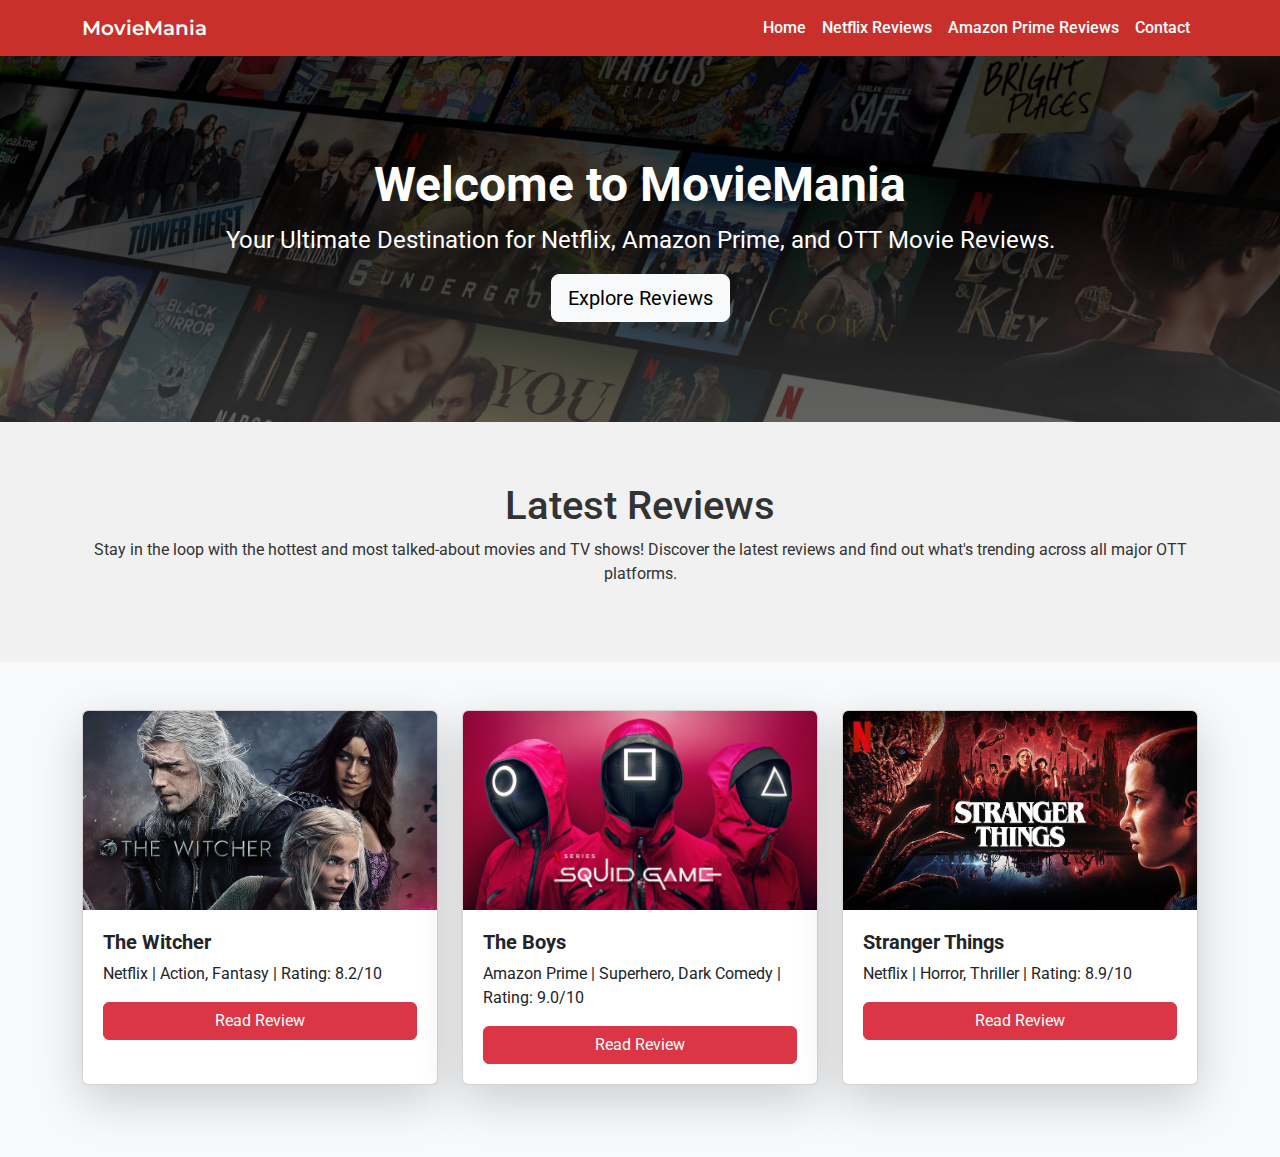
<file: my project/project3/index.html>
<!DOCTYPE html>
<html lang="en">

<head>
    <meta charset="UTF-8">
    <meta name="viewport" content="width=device-width, initial-scale=1.0">
    <title>MovieMania - OTT Movie Reviews</title>

    <!-- Bootstrap CSS Link for Styling -->
    <link href="https://cdn.jsdelivr.net/npm/bootstrap@5.3.0-alpha1/dist/css/bootstrap.min.css" rel="stylesheet">
    <link href="https://fonts.googleapis.com/css2?family=Roboto:wght@300;400;500&family=Montserrat:wght@600&display=swap" rel="stylesheet"> <!-- Google Fonts -->
    <link rel="stylesheet" href="style.css"> <!-- External CSS (Optional) -->

    <style>
        /* Custom Styles */
        body {
            font-family: 'Roboto', sans-serif;
            color: #333;
            margin: 0;
            padding: 0;
        }

        nav {
            background-color: #c9302c;
        }

        .navbar-nav .nav-link {
            color: white !important;
        }

        .navbar-nav .nav-link:hover {
            color: #ffd700 !important;
        }

        .navbar-toggler-icon {
            background-color: white;
        }

        /* Hero Section */
        .hero-section {
            background-image: url('banner.jpeg');
            background-size: cover;
            background-position: center;
            color: white;
            text-align: center;
            padding: 100px 0;
            background-attachment: fixed;
        }

        .hero-section h1 {
            font-size: 3rem;
            font-weight: bold;
        }

        .hero-section p {
            font-size: 1.5rem;
        }

        .btn-light:hover {
            background-color: #ff5733;
            color: white;
        }

        .highlight {
            color: #ffd700;
            font-weight: bold;
        }

        /* Latest Reviews Section */
        .latest-reviews {
            background-color: #f1f1f1;
            padding: 60px 0;
            text-align: center;
        }

        .latest-reviews h2 {
            font-size: 2.5rem;
            color: #333;
        }

        /* Card Section */
        .movie-card img {
            transition: transform 0.3s ease;
        }

        .movie-card img:hover {
            transform: scale(1.05);
        }

        .card-title {
            font-size: 1.25rem;
            font-weight: bold;
        }

        .card-body {
            padding: 20px;
        }

        .footer {
            background-color: #333;
            color: white;
            padding: 40px 0;
            text-align: center;
        }

        .footer a {
            color: #ffd700;
            text-decoration: none;
        }

        .footer a:hover {
            color: white;
        }

        /* Responsive Design */
        @media (max-width: 768px) {
            .hero-section h1 {
                font-size: 2.5rem;
            }

            .hero-section p {
                font-size: 1.2rem;
            }
        }
    </style>

    <script>
        // Smooth scroll to reviews section when clicking the "Explore Reviews" button
        function scrollToReviews() {
            document.getElementById("reviews").scrollIntoView({
                behavior: "smooth"
            });
        }
    </script>
</head>

<body>

    <!-- Navigation Bar -->
    <nav class="navbar navbar-expand-lg navbar-dark">
        <div class="container">
            <a class="navbar-brand" href="index.html">MovieMania</a>
            <button class="navbar-toggler" type="button" data-bs-toggle="collapse" data-bs-target="#navbarNav">
                <span class="navbar-toggler-icon"></span>
            </button>
            <div class="collapse navbar-collapse" id="navbarNav">
                <ul class="navbar-nav ms-auto">
                    <li class="nav-item"><a class="nav-link" href="index.html">Home</a></li>
                    <li class="nav-item"><a class="nav-link" href="netflix.html">Netflix Reviews</a></li>
                    <li class="nav-item"><a class="nav-link" href="amazon-prime.html">Amazon Prime Reviews</a></li>
                    <li class="nav-item"><a class="nav-link" href="contact.html">Contact</a></li>
                </ul>
            </div>
        </div>
    </nav>

    <!-- Hero Section -->
    <section class="hero-section">
        <div class="container">
            <h1>Welcome to MovieMania</h1>
            <p>Your Ultimate Destination for Netflix, Amazon Prime, and OTT Movie Reviews.</p>
            <a href="javascript:void(0);" class="btn btn-light btn-lg" onclick="scrollToReviews()">Explore Reviews</a>
        </div>
    </section>

    <!-- Latest Reviews Section -->
    <section class="latest-reviews" id="reviews">
        <div class="container">
            <h2>Latest Reviews</h2>
            <p>Stay in the loop with the hottest and most talked-about movies and TV shows! Discover the latest reviews and find out what's trending across all major OTT platforms.</p>
        </div>
    </section>

    <!-- Movie Review Cards -->
    <div class="container my-5">
        <div class="row">
            <!-- Movie Card 1 -->
            <div class="col-md-4 mb-4">
                <div class="card h-100 shadow-lg rounded movie-card">
                    <img src="p17580186_b_h8_ak.jpg" class="card-img-top" alt="The Witcher">
                    <div class="card-body">
                        <h5 class="card-title">The Witcher</h5>
                        <p class="card-text">Netflix | Action, Fantasy | Rating: 8.2/10</p>
                        <a href="#" class="btn btn-danger w-100" data-bs-toggle="modal" data-bs-target="#reviewModal1">Read Review</a>
                    </div>
                </div>
            </div>

            <!-- Movie Card 2 -->
            <div class="col-md-4 mb-4">
                <div class="card h-100 shadow-lg rounded movie-card">
                    <img src="b.jpg" class="card-img-top" alt="The Boys">
                    <div class="card-body">
                        <h5 class="card-title">The Boys</h5>
                        <p class="card-text">Amazon Prime | Superhero, Dark Comedy | Rating: 9.0/10</p>
                        <a href="#" class="btn btn-danger w-100" data-bs-toggle="modal" data-bs-target="#reviewModal2">Read Review</a>
                    </div>
                </div>
            </div>

            <!-- Movie Card 3 -->
            <div class="col-md-4 mb-4">
                <div class="card h-100 shadow-lg rounded movie-card">
                    <img src="s.webp" class="card-img-top" alt="Stranger Things">
                    <div class="card-body">
                        <h5 class="card-title">Stranger Things</h5>
                        <p class="card-text">Netflix | Horror, Thriller | Rating: 8.9/10</p>
                        <a href="#" class="btn btn-danger w-100" data-bs-toggle="modal" data-bs-target="#reviewModal3">Read Review</a>
                    </div>
                </div>
            </div>
        </div>
    </div>

    <!-- Modal for Review 1 -->
    <div class="modal fade" id="reviewModal1" tabindex="-1" aria-labelledby="reviewModalLabel1" aria-hidden="true">
        <div class="modal-dialog modal-lg">
            <div class="modal-content">
                <div class="modal-header">
                    <h5 class="modal-title" id="reviewModalLabel1">The Witcher - Full Review</h5>
                    <button type="button" class="btn-close" data-bs-dismiss="modal" aria-label="Close"></button>
                </div>
                <div class="modal-body">
                    <p>The Witcher follows Geralt of Rivia, a monster hunter, navigating a medieval fantasy world filled with danger and intrigue. With captivating characters, stunning visuals, and intricate storytelling, this series offers an exciting escape into a rich, dark world. The 8.2/10 rating reflects its popularity among fantasy fans.</p>
                </div>
                <div class="modal-footer">
                    <button type="button" class="btn btn-secondary" data-bs-dismiss="modal">Close</button>
                </div>
            </div>
        </div>
    </div>

    <!-- Modal for Review 2 -->
    <div class="modal fade" id="reviewModal2" tabindex="-1" aria-labelledby="reviewModalLabel2" aria-hidden="true">
        <div class="modal-dialog modal-lg">
            <div class="modal-content">
                <div class="modal-header">
                    <h5 class="modal-title" id="reviewModalLabel2">The Boys - Full Review</h5>
                    <button type="button" class="btn-close" data-bs-dismiss="modal" aria-label="Close"></button>
                </div>
                <div class="modal-body">
                    <p>The Boys is a dark, satirical superhero series. Set in a world where superheroes abuse their powers, this show offers a twisted look at heroism, corruption, and justice. The show's humor and action make it a compelling watch. The 9.0/10 rating is a testament to its success.</p>
                </div>
                <div class="modal-footer">
                    <button type="button" class="btn btn-secondary" data-bs-dismiss="modal">Close</button>
                </div>
            </div>
        </div>
    </div>

    <!-- Modal for Review 3 -->
    <div class="modal fade" id="reviewModal3" tabindex="-1" aria-labelledby="reviewModalLabel3" aria-hidden="true">
        <div class="modal-dialog modal-lg">
            <div class="modal-content">
                <div class="modal-header">
                    <h5 class="modal-title" id="reviewModalLabel3">Stranger Things - Full Review</h5>
                    <button type="button" class="btn-close" data-bs-dismiss="modal" aria-label="Close"></button>
                </div>
                <div class="modal-body">
                    <p>Stranger Things is a supernatural horror series set in the 1980s, following a group of kids who encounter strange occurrences in their small town. With elements of suspense, mystery, and friendship, it captivates viewers and brings nostalgia to fans of 80s culture. The 8.9/10 rating reflects its massive success and fan following.</p>
                </div>
                <div class="modal-footer">
                    <button type="button" class="btn btn-secondary" data-bs-dismiss="modal">Close</button>
                </div>
            </div>
        </div>
    </div>

    <!-- Bootstrap JavaScript Link -->
    <script src="https://cdn.jsdelivr.net/npm/bootstrap@5.3.0-alpha1/dist/js/bootstrap.bundle.min.js"></script>

</body>

</html>
</file>
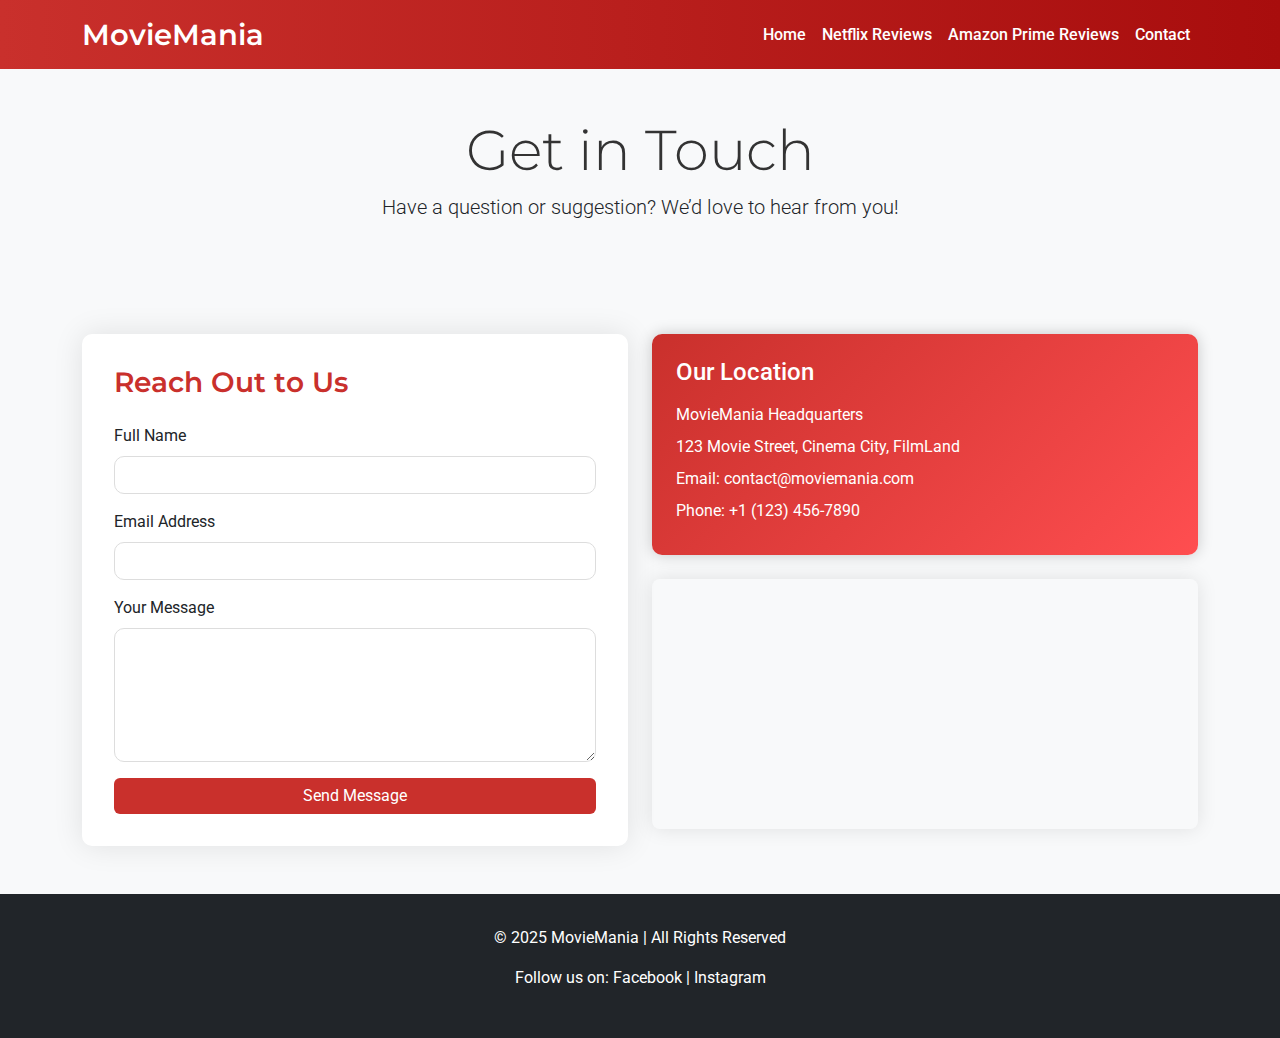
<file: my project/project3/contact.html>
<!DOCTYPE html>
<html lang="en">

<head>
    <meta charset="UTF-8">
    <meta name="viewport" content="width=device-width, initial-scale=1.0">
    <title>Contact Us - MovieMania</title>

    <!-- Bootstrap CSS Link for Styling -->
    <link href="https://cdn.jsdelivr.net/npm/bootstrap@5.3.0-alpha1/dist/css/bootstrap.min.css" rel="stylesheet">
    <link href="https://fonts.googleapis.com/css2?family=Roboto:wght@300;400;500&family=Montserrat:wght@600&display=swap" rel="stylesheet"> <!-- Google Fonts -->
    <link rel="stylesheet" href="style.css">  <!-- External CSS (Optional) -->

    <style>
        /* Custom Styles */
        body {
            font-family: 'Roboto', sans-serif;
            background: #f8f9fa;
        }

        .navbar {
            background: linear-gradient(90deg, rgba(201, 48, 44, 1) 0%, rgba(168, 13, 13, 1) 100%);
        }

        .navbar-brand {
            font-family: 'Montserrat', sans-serif;
            font-weight: 600;
            font-size: 1.8rem;
        }

        h1 {
            font-family: 'Montserrat', sans-serif;
            font-weight: 700;
            color: #333;
        }

        .btn-danger {
            background-color: #c9302c;
            border: none;
            transition: background-color 0.3s ease;
        }

        .btn-danger:hover {
            background-color: #a82927;
        }

        .form-control {
            border-radius: 10px;
            border: 1px solid #ddd;
        }

        .form-control:focus {
            box-shadow: 0 0 0 0.25rem rgba(201, 48, 44, 0.25);
            border-color: #c9302c;
        }

        .section-title {
            font-family: 'Montserrat', sans-serif;
            font-weight: 600;
            color: #c9302c;
            margin-bottom: 1.5rem;
        }

        .bg-light {
            background-color: #f9f9f9;
        }

        .footer {
            background: #212529;
            color: white;
            padding: 2rem 0;
        }

        .footer a {
            color: #f8f9fa;
            text-decoration: none;
        }

        .footer a:hover {
            text-decoration: underline;
        }

        .map-iframe {
            border-radius: 8px;
            box-shadow: 0px 0px 20px rgba(0, 0, 0, 0.1);
        }

        .contact-form-container {
            box-shadow: 0px 0px 30px rgba(0, 0, 0, 0.1);
            background-color: #fff;
            border-radius: 10px;
            padding: 2rem;
        }

        .contact-info {
            background: linear-gradient(135deg,#c9302c 0%, #ff4e50 100%);
            padding: 1.5rem;
            border-radius: 10px;
            color: white;
            box-shadow: 0px 0px 15px rgba(0, 0, 0, 0.2);
        }

        .contact-info p {
            margin: 0.5rem 0;
        }

        .contact-info h4 {
            margin-bottom: 1rem;
        }

        @media (max-width: 768px) {
            .contact-form-container {
                margin-bottom: 2rem;
            }
        }
    </style>
</head>

<body>

    <!-- Navigation Bar -->
    <nav class="navbar navbar-expand-lg navbar-dark">
        <div class="container">
            <a class="navbar-brand" href="index.html">MovieMania</a>
            <button class="navbar-toggler" type="button" data-bs-toggle="collapse" data-bs-target="#navbarNav">
                <span class="navbar-toggler-icon"></span>
            </button>
            <div class="collapse navbar-collapse" id="navbarNav">
                <ul class="navbar-nav ms-auto">
                    <li class="nav-item"><a class="nav-link" href="index.html">Home</a></li>
                    <li class="nav-item"><a class="nav-link" href="netflix.html">Netflix Reviews</a></li>
                    <li class="nav-item"><a class="nav-link" href="amazon-prime.html">Amazon Prime Reviews</a></li>
                    <li class="nav-item"><a class="nav-link active" href="contact.html">Contact</a></li>
                </ul>
            </div>
        </div>
    </nav>

    <!-- Contact Section -->
    <section class="bg-light text-center py-5">
        <div class="container">
            <h1 class="display-4">Get in Touch</h1>
            <p class="lead">Have a question or suggestion? We’d love to hear from you!</p>
        </div>
    </section>

    <!-- Contact Form Section -->
    <div class="container my-5">
        <div class="row">
            <!-- Contact Form -->
            <div class="col-md-6">
                <div class="contact-form-container">
                    <h3 class="section-title">Reach Out to Us</h3>
                    <form action="#" method="POST">
                        <div class="mb-3">
                            <label for="name" class="form-label">Full Name</label>
                            <input type="text" class="form-control" id="name" name="name" required>
                        </div>
                        <div class="mb-3">
                            <label for="email" class="form-label">Email Address</label>
                            <input type="email" class="form-control" id="email" name="email" required>
                        </div>
                        <div class="mb-3">
                            <label for="message" class="form-label">Your Message</label>
                            <textarea class="form-control" id="message" name="message" rows="5" required></textarea>
                        </div>
                        <button type="submit" class="btn btn-danger w-100">Send Message</button>
                    </form>
                </div>
            </div>

            <!-- Contact Info & Map -->
            <div class="col-md-6">
                <div class="contact-info">
                    <h4>Our Location</h4>
                    <p>MovieMania Headquarters</p>
                    <p>123 Movie Street, Cinema City, FilmLand</p>
                    <p>Email: contact@moviemania.com</p>
                    <p>Phone: +1 (123) 456-7890</p>
                </div>

                <!-- Google Map Embed -->
                <div class="mt-4">
                    <iframe class="map-iframe" src="https://www.google.com/maps/embed?pb=!1m18!1m12!1m3!1d3558.359530526057!2d-82.34500658435794!3d29.651634781955507!2m3!1f0!2f0!3f0!3m2!1i1024!2i768!4f13.1!3m3!1m2!1s0x88c38b5da0b2cd7f%3A0x599c865c586f8c0f!2sThe+University+of+Florida!5e0!3m2!1sen!2sus!4v1631227994072!5m2!1sen!2sus" width="100%" height="250" style="border:0;" allowfullscreen="" loading="lazy"></iframe>
                </div>
            </div>
        </div>
    </div>

    <!-- Footer Section -->
    <footer class="footer text-center">
        <p>&copy; 2025 MovieMania | All Rights Reserved</p>
        <p>Follow us on: 
            <a href="#">Facebook</a> | 
            <a href="#">Instagram</a>
        </p>
    </footer>

    <!-- Bootstrap JavaScript Link -->
    <script src="https://cdn.jsdelivr.net/npm/bootstrap@5.3.0-alpha1/dist/js/bootstrap.bundle.min.js"></script>
</body>

</html>
</file>
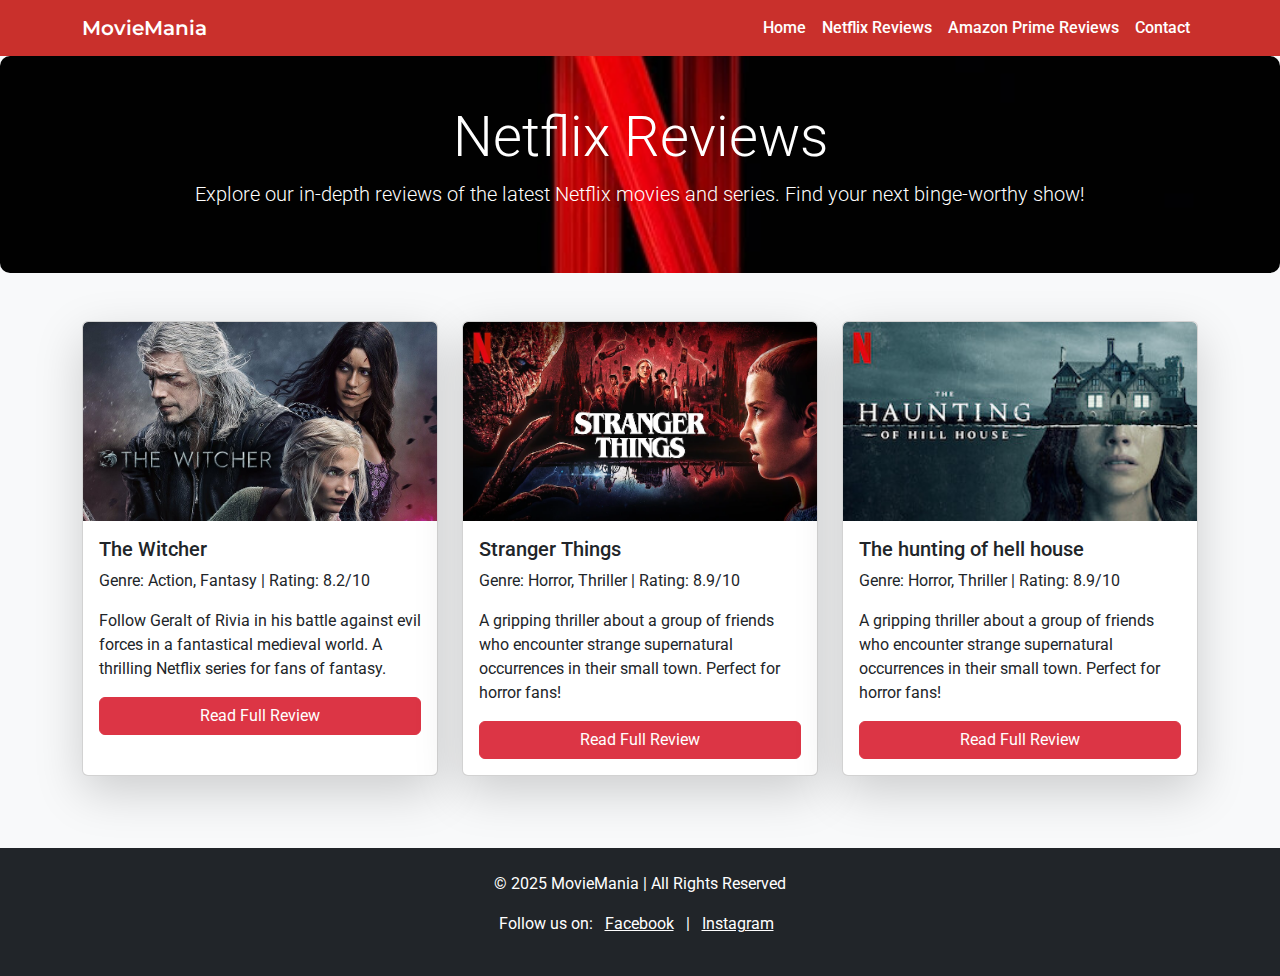
<file: my project/project3/netflix.html>
<!DOCTYPE html>
<html lang="en">

<head>
    <meta charset="UTF-8">
    <meta name="viewport" content="width=device-width, initial-scale=1.0">
    <title>Netflix Reviews - MovieMania</title>

    <!-- Bootstrap CSS Link for Styling -->
    <link href="https://cdn.jsdelivr.net/npm/bootstrap@5.3.0-alpha1/dist/css/bootstrap.min.css" rel="stylesheet">
    <link href="https://fonts.googleapis.com/css2?family=Roboto:wght@300;400;500&family=Montserrat:wght@600&display=swap" rel="stylesheet"> <!-- Google Fonts -->
    <link rel="stylesheet" href="style.css">  <!-- External CSS (Optional) -->
</head>

<body>

    <!-- Navigation Bar -->
    <nav class="navbar navbar-expand-lg navbar-dark" style="background-color: #c9302c;">
        <div class="container">
            <a class="navbar-brand" href="index.html">MovieMania</a>
            <button class="navbar-toggler" type="button" data-bs-toggle="collapse" data-bs-target="#navbarNav">
                <span class="navbar-toggler-icon"></span>
            </button>
            <div class="collapse navbar-collapse" id="navbarNav">
                <ul class="navbar-nav ms-auto">
                    <li class="nav-item"><a class="nav-link" href="index.html">Home</a></li>
                    <li class="nav-item"><a class="nav-link active" href="netflix.html">Netflix Reviews</a></li>
                    <li class="nav-item"><a class="nav-link" href="amazon-prime.html">Amazon Prime Reviews</a></li>
                    <li class="nav-item"><a class="nav-link" href="contact.html">Contact</a></li>
                </ul>
            </div>
        </div>
    </nav>

    <!-- Banner Section for Netflix Reviews -->
    <section class="bg-dark text-white text-center py-5" style="background-image: url('hq720.jpg'); background-size: cover; background-position: center;">
        <div class="container">
            <h1 class="display-4 animate__animated animate__fadeIn">Netflix Reviews</h1>
            <p class="lead animate__animated animate__fadeIn animate__delay-1s">Explore our in-depth reviews of the latest Netflix movies and series. Find your next binge-worthy show!</p>
        </div>
    </section>

    <!-- Review Cards for Netflix Movies -->
    <div class="container my-5">
        <div class="row">
            <!-- Movie Card 1 -->
            <div class="col-md-4 mb-4">
                <div class="card h-100 shadow-lg rounded">
                    <img src="p17580186_b_h8_ak.jpg" class="card-img-top" alt="The Witcher">
                    <div class="card-body">
                        <h5 class="card-title">The Witcher</h5>
                        <p class="card-text">Genre: Action, Fantasy | Rating: 8.2/10</p>
                        <p class="card-text">Follow Geralt of Rivia in his battle against evil forces in a fantastical medieval world. A thrilling Netflix series for fans of fantasy.</p>
                        <!-- Modal Trigger Button -->
                        <button class="btn btn-danger w-100" data-bs-toggle="modal" data-bs-target="#witcherReviewModal">Read Full Review</button>
                    </div>
                </div>
            </div>

            <!-- Modal for The Witcher Review -->
            <div class="modal fade" id="witcherReviewModal" tabindex="-1" aria-labelledby="witcherReviewModalLabel" aria-hidden="true">
                <div class="modal-dialog">
                    <div class="modal-content">
                        <div class="modal-header">
                            <h5 class="modal-title" id="witcherReviewModalLabel">The Witcher Review</h5>
                            <button type="button" class="btn-close" data-bs-dismiss="modal" aria-label="Close"></button>
                        </div>
                        <div class="modal-body">
                            <p>The Witcher follows Geralt of Rivia, a monster hunter, navigating a medieval fantasy world filled with danger and intrigue. With captivating characters, stunning visuals, and intricate storytelling, this series offers an exciting escape into a rich, dark world. The 8.2/10 rating reflects its popularity among fantasy fans.</p>
                            <p>Full review details go here. Expand upon the plot, characters, and performances in more depth.</p>
                        </div>
                        <div class="modal-footer">
                            <button type="button" class="btn btn-secondary" data-bs-dismiss="modal">Close</button>
                        </div>
                    </div>
                </div>
            </div>

            <!-- Movie Card 2 -->
            <div class="col-md-4 mb-4">
                <div class="card h-100 shadow-lg rounded">
                    <img src="s.webp" class="card-img-top" alt="Stranger Things">
                    <div class="card-body">
                        <h5 class="card-title">Stranger Things</h5>
                        <p class="card-text">Genre: Horror, Thriller | Rating: 8.9/10</p>
                        <p class="card-text">A gripping thriller about a group of friends who encounter strange supernatural occurrences in their small town. Perfect for horror fans!</p>
                        <button class="btn btn-danger w-100" data-bs-toggle="modal" data-bs-target="#strangerThingsModal">Read Full Review</button>
                    </div>
                </div>
            </div>

            <!-- Modal for Stranger Things Review -->
            <div class="modal fade" id="strangerThingsModal" tabindex="-1" aria-labelledby="strangerThingsModalLabel" aria-hidden="true">
                <div class="modal-dialog">
                    <div class="modal-content">
                        <div class="modal-header">
                            <h5 class="modal-title" id="strangerThingsModalLabel">Stranger Things Review</h5>
                            <button type="button" class="btn-close" data-bs-dismiss="modal" aria-label="Close"></button>
                        </div>
                        <div class="modal-body">
                            <p>Stranger Things is a thrilling supernatural horror series set in the 1980s. It follows a group of kids who face off against otherworldly creatures and dark forces while uncovering the mystery of a missing child. The series has been lauded for its nostalgic charm, compelling characters, and intense suspense.</p>
                        </div>
                        <div class="modal-footer">
                            <button type="button" class="btn btn-secondary" data-bs-dismiss="modal">Close</button>
                        </div>
                    </div>
                </div>
            </div>
            <!-- Movie Card 2 -->
            <div class="col-md-4 mb-4">
                <div class="card h-100 shadow-lg rounded">
                    <img src="hop.jpg" class="card-img-top" alt="Stranger Things">
                    <div class="card-body">
                        <h5 class="card-title">The hunting of hell house</h5>
                        <p class="card-text">Genre: Horror, Thriller | Rating: 8.9/10</p>
                        <p class="card-text">A gripping thriller about a group of friends who encounter strange supernatural occurrences in their small town. Perfect for horror fans!</p>
                        <button class="btn btn-danger w-100" data-bs-toggle="modal" data-bs-target="#strangerThingsModal">Read Full Review</button>
                    </div>
                </div>
            </div>

            <!-- Modal for Stranger Things Review -->
            <div class="modal fade" id="strangerThingsModal" tabindex="-1" aria-labelledby="strangerThingsModalLabel" aria-hidden="true">
                <div class="modal-dialog">
                    <div class="modal-content">
                        <div class="modal-header">
                            <h5 class="modal-title" id="strangerThingsModalLabel">Stranger Things Review</h5>
                            <button type="button" class="btn-close" data-bs-dismiss="modal" aria-label="Close"></button>
                        </div>
                        <div class="modal-body">
                            <p>Stranger Things is a thrilling supernatural horror series set in the 1980s. It follows a group of kids who face off against otherworldly creatures and dark forces while uncovering the mystery of a missing child. The series has been lauded for its nostalgic charm, compelling characters, and intense suspense.</p>
                        </div>
                        <div class="modal-footer">
                            <button type="button" class="btn btn-secondary" data-bs-dismiss="modal">Close</button>
                        </div>
                    </div>
                </div>
            </div>

            <!-- More Movie Cards with modals (same pattern as above) -->
            <!-- You can replicate the same structure for other movies -->

        </div>
    </div>

    <!-- Footer Section -->
    <footer class="bg-dark text-white text-center py-4">
        <p>&copy; 2025 MovieMania | All Rights Reserved</p>
        <p>Follow us on: 
            <a href="#" class="text-white mx-2">Facebook</a> | 
            <a href="#" class="text-white mx-2">Instagram</a>
        </p>
    </footer>

    <!-- Bootstrap JavaScript Link -->
    <script src="https://cdn.jsdelivr.net/npm/bootstrap@5.3.0-alpha1/dist/js/bootstrap.bundle.min.js"></script>

</body>

</html>
</file>
<file: my project/project3/style.css>
/* Body Styling */
body {
    font-family: 'Roboto', sans-serif;
    background-color: #f8f9fa;
}

/* Header Styling */
nav.navbar {
    background-color: #c9302c; /* Dark Red for Header */
}

.navbar-brand {
    font-family: 'Montserrat', sans-serif;
    font-weight: 600;
    color: #fff !important;
}

.navbar-nav .nav-link {
    color: #fff !important;
    font-weight: 500;
}

.navbar-nav .nav-link:hover {
    color: #f8f9fa !important;
}

/* Button Hover Effect */
.btn-danger:hover {
    background-color: #b02a2a;  /* Slightly darker red for hover */
    color: #fff;  /* White text on hover */
    transform: scale(1.05);  /* Slight zoom effect */
    transition: transform 0.3s ease, background-color 0.3s ease;
}

/* Card Styling */
.card {
    border-radius: 15px;  /* Smooth rounded corners */
    overflow: hidden;  /* Ensure image fits nicely */
    box-shadow: 0 4px 8px rgba(0, 0, 0, 0.1);  /* Light shadow for depth */
    transition: transform 0.3s ease, box-shadow 0.3s ease;
}

/* Card Hover Effect */
.card:hover {
    transform: translateY(-5px);  /* Slight lift effect */
    box-shadow: 0 8px 16px rgba(0, 0, 0, 0.2);  /* Stronger shadow */
}

/* Footer Styling */
footer {
    background-color: #343a40;  /* Dark footer */
}

footer a {
    color: #fff !important;
}

footer a:hover {
    color: #c9302c !important;  /* Red color on hover */
}

/* About Section */
section.py-5.text-center {
    background-color: #f8f9fa;  /* Light Gray */
    border-radius: 10px;  /* Smooth corners for a modern look */
}

/* Latest Reviews Section */
section.py-5.text-center:last-of-type {
    background-color: #f0f0f0;  /* Slightly lighter background */
}
</file>
